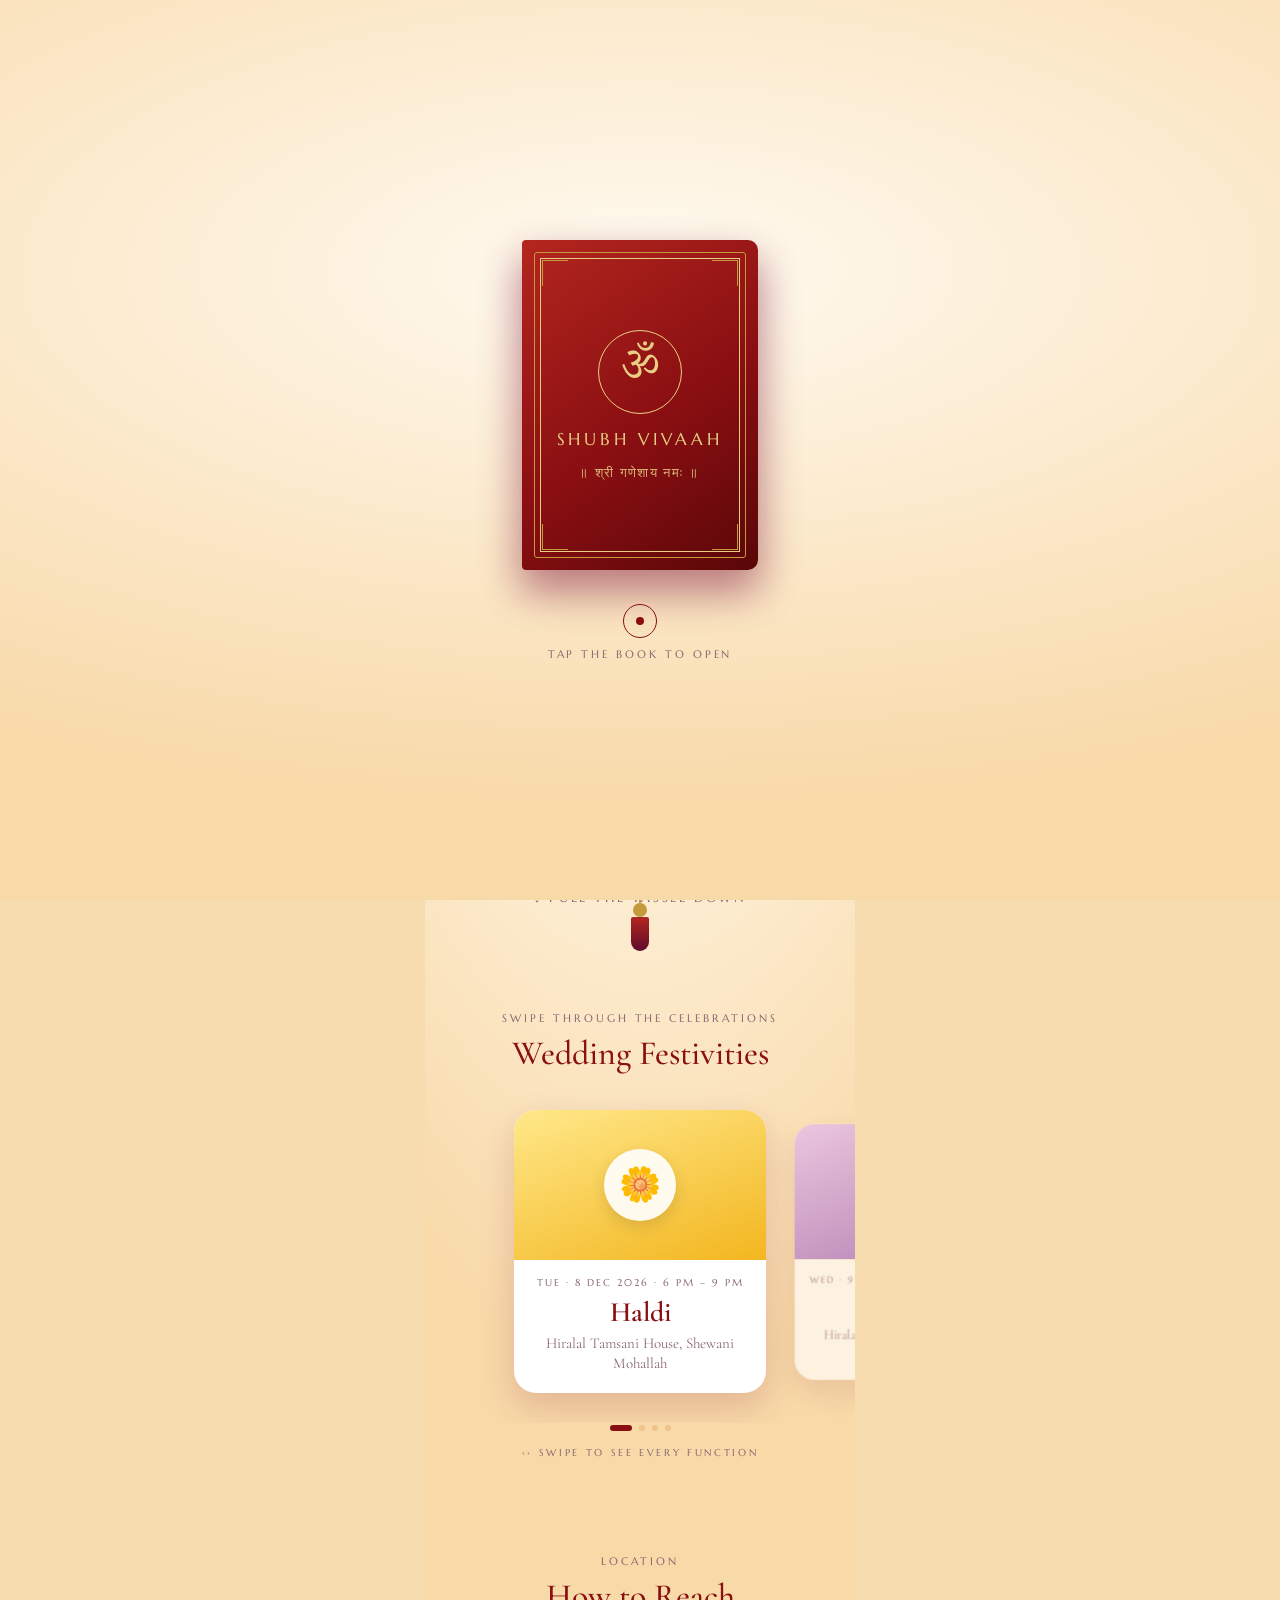
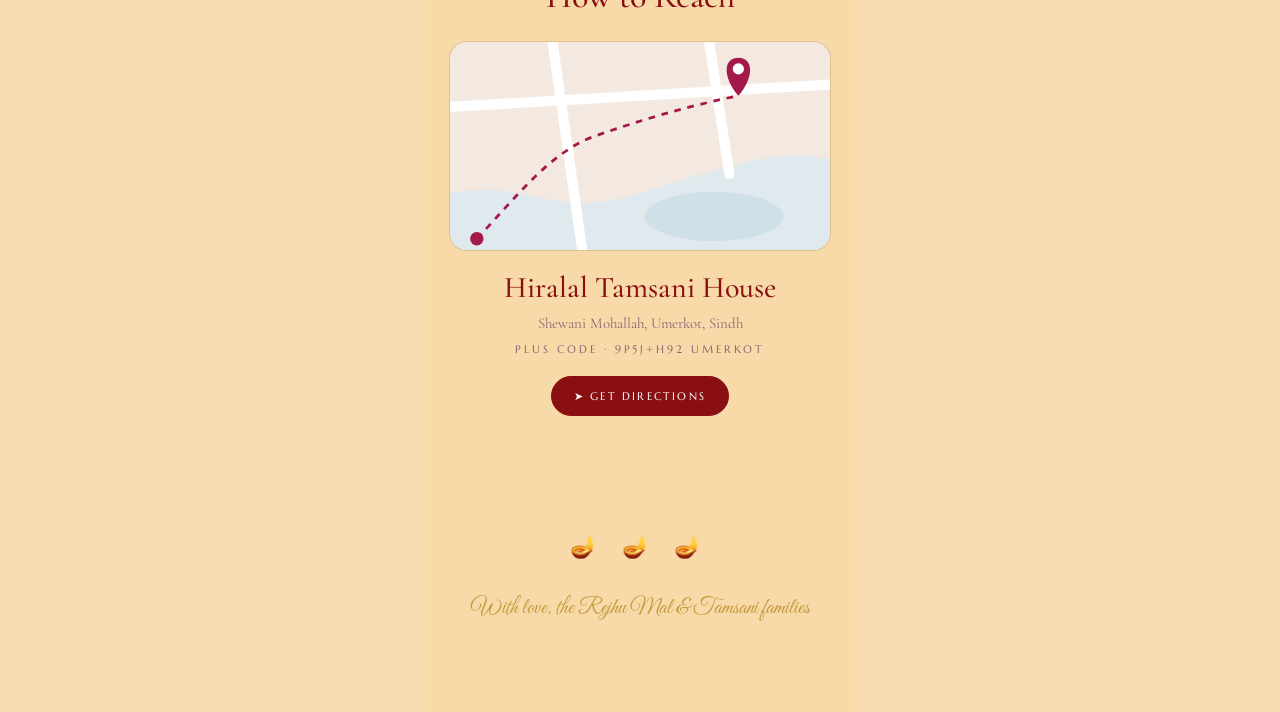
<file: public/assets/aistudio/Santosh_Weds_Rameela___Wedding_Invitation__3__e6a6b235.html>
<!DOCTYPE html>
<html lang="en">
<head>
<meta charset="utf-8">
<meta name="viewport" content="width=device-width, initial-scale=1">
<title>Santosh Weds Rameela – Wedding Invitation</title>
<link rel="preconnect" href="https://fonts.googleapis.com">
<link href="https://fonts.googleapis.com/css2?family=Cormorant+Garamond:ital,wght@0,400;0,500;0,600;1,400&family=Great+Vibes&family=Marcellus&family=Noto+Serif+Devanagari:wght@500;600&display=swap" rel="stylesheet">
<style>
:root{
  --blush:#fdefd6; --rose:#f2c38a; --wine:#8a0f12; --wine2:#b3261e;
  --gold:#c49a3c; --gold2:#e8cf84; --ink:#4a2433; --mute:#8a6674;
}
*{box-sizing:border-box;margin:0;padding:0;-webkit-tap-highlight-color:transparent}
html,body{background:#f6dcae}
body{font-family:'Cormorant Garamond',serif;color:var(--ink);display:flex;justify-content:center;min-height:100vh}
#app{position:relative;width:100%;max-width:430px;min-height:100vh;overflow-x:hidden;
  background:radial-gradient(120% 60% at 50% 0%,#fffaf0 0%,var(--blush) 60%,#f8d9a8 100%)}
.dev{font-family:'Noto Serif Devanagari',serif}
.cap{font-family:'Marcellus',serif;font-size:10.5px;letter-spacing:.28em;text-transform:uppercase;color:var(--mute)}
.script{font-family:'Great Vibes',cursive}
.gold{color:var(--gold)}
section{position:relative;padding:56px 24px;text-align:center}

/* petals */
#petals{position:fixed;inset:0;pointer-events:none;z-index:50;max-width:430px;margin:0 auto;overflow:hidden}
.petal{position:absolute;top:-30px;width:12px;height:16px;border-radius:70% 0 70% 0;
  background:linear-gradient(135deg,#ffc94d,#f08a12);opacity:.8;animation:fall linear infinite}
@keyframes fall{to{transform:translate3d(var(--dx),110vh,0) rotate(540deg)}}

/* ---------- COVER ---------- */
#cover{position:fixed;inset:0;z-index:100;display:flex;flex-direction:column;align-items:center;justify-content:center;
  background:radial-gradient(100% 60% at 50% 30%,#fffaf0,#f8d9a8);transition:opacity 1s ease .5s,visibility 0s 1.6s;gap:34px}
#cover.gone{opacity:0;visibility:hidden}
.book-wrap{perspective:1400px}
.book{position:relative;width:236px;height:330px;cursor:pointer;transform-style:preserve-3d;animation:float 3.2s ease-in-out infinite}
@keyframes float{50%{transform:translateY(-8px)}}
.book .inside,.book .front{position:absolute;inset:0;border-radius:4px 10px 10px 4px}
.book .inside{background:linear-gradient(#fff9f0,#f6e7cf);box-shadow:0 20px 40px rgba(125,18,56,.25)}
.book .front{background:linear-gradient(145deg,#b3261e,var(--wine) 55%,#5a0708);transform-origin:left center;
  transition:transform 1.3s cubic-bezier(.6,0,.2,1);box-shadow:0 20px 40px rgba(125,18,56,.35);backface-visibility:hidden}
.book.open{animation:none}
.book.open .front{transform:rotateY(-165deg)}
.frame{position:absolute;inset:12px;border:1.5px solid var(--gold);border-radius:3px}
.frame::before{content:"";position:absolute;inset:5px;border:.5px solid var(--gold2)}
.corner{position:absolute;width:26px;height:26px;border:1.5px solid var(--gold)}
.c1{top:20px;left:20px;border-right:0;border-bottom:0}.c2{top:20px;right:20px;border-left:0;border-bottom:0}
.c3{bottom:20px;left:20px;border-right:0;border-top:0}.c4{bottom:20px;right:20px;border-left:0;border-top:0}
.front .mid{position:absolute;inset:0;display:flex;flex-direction:column;align-items:center;justify-content:center;gap:14px;color:var(--gold2)}
.front .mid .t{font-family:'Marcellus',serif;letter-spacing:.22em;font-size:17px}
.front .mid .s{font-size:10px;letter-spacing:.3em;font-family:'Marcellus',serif;opacity:.85}
.emblem{width:84px;height:84px;border:1.5px solid var(--gold2);border-radius:50%;display:grid;place-items:center}
.tap{display:flex;flex-direction:column;align-items:center;gap:10px}
.tap i{width:34px;height:34px;border-radius:50%;border:1px solid var(--wine);display:grid;place-items:center;animation:pulse 1.8s infinite}
.tap i::after{content:"";width:8px;height:8px;border-radius:50%;background:var(--wine)}
@keyframes pulse{0%{box-shadow:0 0 0 0 rgba(125,18,56,.35)}100%{box-shadow:0 0 0 18px rgba(125,18,56,0)}}

/* toran + decor */
.toran{position:absolute;top:0;left:0;right:0;height:64px;pointer-events:none;z-index:5;display:flex;justify-content:space-around;overflow:hidden}
.toran::before{content:"";position:absolute;top:0;left:0;right:0;height:9px;background:repeating-linear-gradient(90deg,#f5a623 0 14px,#e8741a 14px 28px)}
.toran i{margin-top:9px;width:20px;height:40px;background:linear-gradient(#2f8f3a,#1d6b2a);border-radius:0 0 50% 50%/0 0 100% 100%;position:relative}
.toran i::after{content:"";position:absolute;bottom:-9px;left:50%;transform:translateX(-50%);width:11px;height:11px;border-radius:50%;background:#f5a623}
.shloka{color:var(--wine);font-size:17px;margin:34px 0 6px;letter-spacing:.04em}
.om{font-size:34px;color:var(--wine);line-height:1}
.diya-row{font-size:22px;letter-spacing:10px;margin-top:6px}
/* ---------- HERO ---------- */
#hero{padding:40px 20px 30px}
.arch{position:relative;margin:0 auto;border-radius:200px 200px 16px 16px;padding:54px 22px 40px;
  background:linear-gradient(180deg,rgba(255,255,255,.85),rgba(255,255,255,.45));
  border:1px solid rgba(196,154,60,.45);box-shadow:0 18px 50px rgba(163,25,74,.12),inset 0 0 0 6px rgba(255,255,255,.5);overflow:hidden}
.arch::before{content:"";position:absolute;inset:0;background:
  radial-gradient(circle at 20% 8%,rgba(255,170,60,.35),transparent 28%),
  radial-gradient(circle at 82% 12%,rgba(255,170,60,.3),transparent 26%);pointer-events:none}
.logo{width:62px;height:62px;border-radius:50%;margin:0 auto 18px;background:#fff;border:1px solid var(--gold);display:grid;place-items:center}
.name{font-family:'Cormorant Garamond',serif;font-weight:500;font-size:50px;line-height:1.05;color:var(--wine)}
.small{font-size:15px;color:var(--mute);line-height:1.5;margin-top:4px}
.amp{font-size:40px;margin:14px 0}
.invite{font-style:italic;font-size:16.5px;color:var(--mute);margin-top:26px;line-height:1.5}
.fade-in{opacity:0;transform:translateY(18px);transition:opacity 1s ease,transform 1s ease}
.fade-in.show{opacity:1;transform:none}

/* ---------- SAVE THE DATE (pull to reveal) ---------- */
.sd{padding-top:30px}
.sd h2,.sec-title{font-family:'Cormorant Garamond',serif;font-weight:500;font-size:34px;color:var(--wine);margin-top:8px}
.scroll-zone{position:relative;margin:26px auto 0;width:100%;max-width:320px}
.rod{position:relative;z-index:3;height:16px;border-radius:10px;touch-action:none;cursor:grab;
  background:linear-gradient(#f5e2a0,#c49a3c 55%,#9c7621);box-shadow:0 4px 10px rgba(0,0,0,.2)}
.rod::before,.rod::after{content:"";position:absolute;top:-3px;width:14px;height:22px;border-radius:8px;background:linear-gradient(#f5e2a0,#a77f26)}
.rod::before{left:-6px}.rod::after{right:-6px}
.tassel{position:absolute;left:50%;top:14px;transform:translateX(-50%);display:flex;flex-direction:column;align-items:center;pointer-events:none;z-index:2;
  transform-origin:top center;animation:sway 3s ease-in-out infinite}
@keyframes sway{50%{transform:translateX(-50%) rotate(4deg)}}
.tassel .cord{width:2px;height:30px;background:var(--gold)}
.tassel .bead{width:14px;height:14px;border-radius:50%;background:var(--gold)}
.tassel .fringe{width:18px;height:34px;background:linear-gradient(var(--wine2),#5e0b2a);border-radius:2px 2px 9px 9px}
.reveal{overflow:hidden;height:0;position:relative;margin-top:-8px;padding-top:8px}
.reveal-in{background:#fffaf6;border:1px solid rgba(196,154,60,.5);border-top:0;padding:30px 16px 26px;min-height:430px}
.hint{margin-top:14px;font-size:13px;color:var(--mute);letter-spacing:.2em;font-family:'Marcellus',serif;text-transform:uppercase}
.bigdate{font-size:78px;line-height:1;color:var(--wine);font-weight:500}
.month{font-style:italic;font-size:30px;color:var(--wine2)}
.cd{display:grid;grid-template-columns:repeat(4,1fr);gap:8px;margin:22px 0 18px}
.cd div{background:#fff;border:1px solid rgba(196,154,60,.55);border-radius:12px;padding:10px 0 8px}
.cd b{display:block;font-size:30px;line-height:1;font-weight:600;color:var(--wine);font-variant-numeric:tabular-nums}
.cd span{display:block;margin-top:6px;font-family:'Marcellus',serif;font-size:8.5px;letter-spacing:.14em;color:var(--mute)}
.btn{display:inline-block;text-decoration:none;cursor:pointer;font-family:'Marcellus',serif;font-size:11px;letter-spacing:.2em;text-transform:uppercase;
  color:var(--wine);border:1px solid var(--wine);padding:12px 22px;border-radius:30px;background:transparent;transition:.25s}
.btn:hover,.btn.solid{background:var(--wine);color:#fff}
.btn.solid:hover{background:var(--wine2)}

/* ---------- FESTIVITIES ---------- */
.fest{padding:50px 0 40px}
.track{display:flex;gap:16px;overflow-x:auto;scroll-snap-type:x mandatory;padding:30px calc(50% - 126px) 30px;scrollbar-width:none;margin-top:6px}
.track::-webkit-scrollbar{display:none}
.card{flex:0 0 252px;scroll-snap-align:center;border-radius:22px;overflow:hidden;background:#fff;text-align:center;
  box-shadow:0 14px 34px rgba(125,18,56,.18);transition:transform .35s,opacity .35s;transform:scale(.9);opacity:.65}
.card.active{transform:scale(1);opacity:1}
.card .top{height:150px;display:grid;place-items:center;position:relative}
.card .ico{width:72px;height:72px;border-radius:50%;background:rgba(255,255,255,.9);display:grid;place-items:center;font-size:34px;box-shadow:0 6px 16px rgba(0,0,0,.12)}
.card .body{padding:16px 16px 20px}
.card .when{font-family:'Marcellus',serif;font-size:10px;letter-spacing:.2em;color:var(--mute)}
.card h3{font-size:28px;font-weight:600;color:var(--wine);margin:6px 0 4px}
.card p{font-size:15px;color:var(--mute);line-height:1.35}
.dress{margin:14px auto 0;display:flex;align-items:center;gap:10px;background:#fff4e0;border-radius:12px;padding:8px 12px;text-align:left}
.dress i{width:26px;height:26px;border-radius:7px;flex:none}
.dress small{display:block;font-family:'Marcellus',serif;font-size:8.5px;letter-spacing:.2em;color:var(--mute)}
.dress span{font-size:14.5px}
.dots{display:flex;justify-content:center;gap:7px;margin-top:2px}
.dots i{width:6px;height:6px;border-radius:50%;background:var(--rose);transition:.3s}
.dots i.on{width:22px;border-radius:4px;background:var(--wine)}

/* ---------- STORY ---------- */
.photo-arch{display:block;position:relative;width:230px;height:300px;margin:26px auto 22px;border-radius:115px 115px 14px 14px;overflow:hidden;cursor:pointer;
  border:1px solid var(--gold);padding:6px;background:#fff;box-shadow:0 16px 40px rgba(163,25,74,.18)}
.photo-arch .ph{width:100%;height:100%;border-radius:109px 109px 8px 8px;background:center/cover no-repeat,linear-gradient(160deg,#ffd27a,#f08a12 60%,#b3261e);
  display:flex;flex-direction:column;align-items:center;justify-content:center;gap:8px;color:#fff;font-family:'Marcellus',serif;font-size:10px;letter-spacing:.2em}
.story-text{font-size:18px;line-height:1.55;color:var(--ink);max-width:320px;margin:0 auto}
.story-text em{color:var(--wine2)}

/* ---------- MAP ---------- */
.map{position:relative;margin:24px auto 18px;height:210px;border-radius:18px;overflow:hidden;border:1px solid rgba(196,154,60,.5);background:#f4e9e0}
.venue{font-size:30px;color:var(--wine);margin-top:6px;font-weight:500}

/* ---------- RSVP ---------- */
.rsvp{padding-bottom:90px}
.field{width:100%;margin-top:12px;padding:14px 16px;border-radius:12px;border:1px solid rgba(196,154,60,.55);background:rgba(255,255,255,.75);
  font-family:'Cormorant Garamond',serif;font-size:18px;color:var(--ink);outline:none}
.field:focus{border-color:var(--wine)}
.choice{display:flex;gap:10px;margin:12px 0 18px}
.choice button{flex:1;padding:12px 6px;border-radius:12px;border:1px solid rgba(196,154,60,.55);background:rgba(255,255,255,.7);
  font-family:'Cormorant Garamond',serif;font-size:17px;color:var(--ink);cursor:pointer;transition:.2s}
.choice button.on{background:var(--wine);color:#fff;border-color:var(--wine)}
.foot{margin-top:34px;font-size:22px}
.corner-fl{position:absolute;top:0;font-size:46px;opacity:.55;pointer-events:none}
#music{position:fixed;top:14px;right:calc(50% - 215px + 14px);z-index:120;width:40px;height:40px;border-radius:50%;border:1px solid var(--gold);
  background:rgba(255,250,240,.92);color:var(--wine);font-size:18px;cursor:pointer;display:none;place-items:center;box-shadow:0 4px 12px rgba(0,0,0,.15)}
#music.show{display:grid}
@media(max-width:430px){#music{right:14px}}
</style>
</head>
<body>
<button id="music" aria-label="Toggle music">♪</button>
<audio id="song" loop preload="auto" src="[data-uri]"></audio>
<div id="app">
  <div id="petals"></div>

  <!-- COVER -->
  <div id="cover">
    <div class="book-wrap">
      <div class="book" id="book">
        <div class="inside"></div>
        <div class="front">
          <div class="frame"></div>
          <i class="corner c1"></i><i class="corner c2"></i><i class="corner c3"></i><i class="corner c4"></i>
          <div class="mid">
            <div class="emblem"><span class="dev" style="font-size:44px;color:#e8cf84">ॐ</span></div>
            <div class="t" data-bind="coverTitle">SHUBH VIVAAH</div>
            <div class="s dev" style="letter-spacing:.1em;font-size:13px">॥ श्री गणेशाय नमः ॥</div>
          </div>
        </div>
      </div>
    </div>
    <div class="tap"><i></i><span class="cap">Tap the book to open</span></div>
  </div>

  <!-- HERO -->
  <section id="hero">
    <div class="toran"><i></i><i></i><i></i><i></i><i></i><i></i><i></i><i></i></div>
    <div class="shloka dev">॥ श्री गणेशाय नमः ॥</div>
    <div class="arch fade-in">
      <div class="logo"><span class="om dev">ॐ</span></div>
      <div class="cap">With the blessings of the Almighty &amp; their families</div>
      <div style="margin-top:22px">
        <div class="name" data-bind="groom">Santosh</div>
        <div class="cap" style="margin-top:8px">Son of</div>
        <div class="small" data-bind="groomParents">Mr. Rajesh Sharma &amp; Mrs. Sunita Sharma</div>
      </div>
      <div class="script gold amp">&amp;</div><div class="diya-row">🪔</div>
      <div>
        <div class="name" data-bind="bride">Rameela</div>
        <div class="cap" style="margin-top:8px">Daughter of</div>
        <div class="small" data-bind="brideParents">Mr. Vikram Mehta &amp; Mrs. Kavita Mehta</div>
      </div>
      <p class="invite">request the honour of your presence<br>to bless the auspicious wedding</p>
    </div>
  </section>

  <!-- SAVE THE DATE -->
  <section class="sd">
    <div class="cap">Save the date</div>
    <h2>Pull to Reveal</h2>
    <div class="scroll-zone">
      <div class="rod" id="rod"></div>
      <div class="tassel" id="tassel"><div class="cord"></div><div class="bead"></div><div class="fringe"></div></div>
      <div class="reveal" id="reveal">
        <div class="reveal-in">
          <div class="bigdate" id="bd">12</div>
          <div class="month" id="bm">February</div>
          <div class="cap" id="by" style="margin-top:6px">2027</div>
          <p class="small" style="margin-top:14px" id="bt">Pheras at 10:30 pm · Hiralal Tamsani House</p>
          <p class="small" style="margin-top:12px;font-style:italic" id="bs">See you on Friday, 12 February 2027</p>
          <div class="cap" style="margin-top:18px">Time left until the wedding</div>
          <div class="cd" id="cd">
            <div><b id="cdD">0</b><span>DAYS</span></div><div><b id="cdH">0</b><span>HOURS</span></div>
            <div><b id="cdM">0</b><span>MINUTES</span></div><div><b id="cdS">0</b><span>SECONDS</span></div>
          </div>
          <a class="btn" id="calBtn" href="#" target="_blank" rel="noopener">＋ Add to calendar</a>
        </div>
      </div>
    </div>
    <div class="hint" id="hint">↓ Pull the tassel down</div>
  </section>

  <!-- FESTIVITIES -->
  <section class="fest">
    <div class="cap">Swipe through the celebrations</div>
    <h2 class="sec-title">Wedding Festivities</h2>
    <div class="track" id="track"></div>
    <div class="dots" id="dots"></div>
    <div class="cap" style="margin-top:16px;font-size:9.5px">‹› Swipe to see every function</div>
  </section>

  <!-- MAP -->
  <section>
    <div class="cap">Location</div>
    <h2 class="sec-title">How to Reach</h2>
    <div class="map">
      <svg viewBox="0 0 340 210" width="100%" height="100%" preserveAspectRatio="xMidYMid slice">
        <rect width="340" height="210" fill="#f4e9e0"/>
        <path d="M-10 150 C60 130 90 170 160 150 S300 100 350 120 L350 220 L-10 220Z" fill="#dfe9ee"/>
        <ellipse cx="236" cy="168" rx="62" ry="22" fill="#cfe0e8"/>
        <g stroke="#fff" stroke-width="9" fill="none" stroke-linecap="round"><path d="M0 70 L340 50"/><path d="M90 0 L120 210"/><path d="M230 0 L250 130"/></g>
        <path d="M24 188 C60 150 90 110 130 96 S210 70 258 60" stroke="#a3194a" stroke-width="2.5" fill="none" stroke-dasharray="6 6"/>
        <circle cx="24" cy="188" r="6" fill="#a3194a"/>
        <g transform="translate(258 60)"><path d="M0 0 C-14 -16 -14 -34 0 -34 C14 -34 14 -16 0 0Z" fill="#a3194a"/><circle cy="-24" r="5" fill="#fff"/></g>
      </svg>
    </div>
    <div class="venue" data-bind="venue">Hiralal Tamsani House</div>
    <p class="small" style="margin-top:6px" data-bind="address">Shewani Mohallah, Umerkot, Sindh</p><p class="cap" style="margin-top:8px">Plus code · 9P5J+H92 Umerkot</p>
    <div style="margin-top:20px"><a class="btn solid" id="mapBtn" href="#" target="_blank" rel="noopener">➤ Get directions</a></div>
  </section>

  <section style="padding-bottom:90px">
    <div class="diya-row">🪔 🪔 🪔</div>
    <div class="script gold foot" data-bind="closing">With love</div>
  </section>
</div>

<script>
/* ===== EDIT YOUR DETAILS HERE ===== */
const C = {
  coverTitle: "SHUBH VIVAAH",
  groom: "Santosh", groomParents: "Mr. Rejhu Mal",
  bride: "Rameela", brideParents: "Mr. Hiralal Tamsani",
  dateISO: "2026-12-11T22:00:00+05:00",       // wedding night: 11 Dec 2026, 10 pm to 4 am
  dateLine: "Wedding · 10 pm to 4 am · Hiralal Tamsani House",
  venue: "Hiralal Tamsani House", address: "Shewani Mohallah, Umerkot, Sindh", plus: "9P5J+H92 Umerkot",
  story: "Two families, one <em>beautiful beginning</em>. We would be honoured to have your blessings and your presence as we start our journey together.",
  closing: "With love, the Rejhu Mal & Tamsani families",
  whatsapp: "",                                // host number with country code, e.g. 923001234567
  events: [
    {icon:"🌼", name:"Haldi",   when:"TUE · 8 DEC 2026 · 6 PM – 9 PM",     place:"Hiralal Tamsani House, Shewani Mohallah", dress:"Yellow & white",  swatch:"#f4c542", bg:"linear-gradient(160deg,#ffe88a,#f3b61f)"},
    {icon:"🥁", name:"Sangeet", when:"WED · 9 DEC 2026 · 7 PM – 10 PM",    place:"Hiralal Tamsani House, Shewani Mohallah", dress:"Colourful & festive", swatch:"#7b3fa0", bg:"linear-gradient(160deg,#e3b9f5,#8d4fb8)"},
    {icon:"🌿", name:"Mehndi",  when:"THU · 10 DEC 2026 · 8 PM – 6 AM",    place:"Hiralal Tamsani House, Shewani Mohallah", dress:"Green & pastels", swatch:"#6f9a4d", bg:"linear-gradient(160deg,#cfe8b0,#8cbf6a)"},
    {icon:"🔥", name:"Wedding", when:"FRI · 11 DEC 2026 · 10 PM – 4 AM",   place:"Hiralal Tamsani House, Shewani Mohallah", dress:"Traditional red & gold", swatch:"#b3261e", bg:"linear-gradient(160deg,#ffb36b,#b3261e)"}
  ]
};
/* ================================== */

const $=s=>document.querySelector(s), D=new Date(C.dateISO);
const MON=["January","February","March","April","May","June","July","August","September","October","November","December"];
const DAY=["Sunday","Monday","Tuesday","Wednesday","Thursday","Friday","Saturday"];
document.querySelectorAll('[data-bind]').forEach(el=>{const v=C[el.dataset.bind]; if(el.dataset.bind==='story') el.innerHTML=v; else el.textContent=v;});
document.title=`${C.groom} Weds ${C.bride} – Wedding Invitation`;
$('#bd').textContent=D.getDate(); $('#bm').textContent=MON[D.getMonth()]; $('#by').textContent=D.getFullYear();
$('#bt').textContent=C.dateLine; $('#bs').textContent=`See you on ${DAY[D.getDay()]}, ${D.getDate()} ${MON[D.getMonth()]} ${D.getFullYear()}`;

/* petals */
const pw=$('#petals');
for(let i=0;i<16;i++){const p=document.createElement('i');p.className='petal';
  p.style.left=Math.random()*100+'%';p.style.setProperty('--dx',(Math.random()*120-60)+'px');
  p.style.animationDuration=(9+Math.random()*9)+'s';p.style.animationDelay=(-Math.random()*14)+'s';
  p.style.transform=`scale(${.6+Math.random()*.8})`;pw.appendChild(p);}

/* cover */
const song=$('#song'),mb=$('#music');
function setM(on){mb.textContent=on?'♪':'✕';mb.style.opacity=on?1:.7}
mb.addEventListener('click',()=>{try{if(song.paused){song.play();setM(true)}else{song.pause();setM(false)}}catch(e){}});
$('#cover').addEventListener('click',()=>{
  try{song.volume=.8;song.play().then(()=>setM(true)).catch(()=>setM(false))}catch(e){}
  mb.classList.add('show');
  $('#book').classList.add('open');
  setTimeout(()=>{$('#cover').classList.add('gone');document.querySelector('.arch').classList.add('show');},1200);
});
const io=new IntersectionObserver(es=>es.forEach(e=>{if(e.isIntersecting)e.target.classList.add('show')}),{threshold:.2});
document.querySelectorAll('.fade-in').forEach(el=>io.observe(el));

/* pull to reveal */
const rod=$('#rod'),rev=$('#reveal'),tas=$('#tassel'),MAXH=460;let open=false,drag=false,y0=0,h0=0;
function setH(h){h=Math.max(0,Math.min(MAXH,h));rev.style.height=h+'px';tas.style.opacity=h>10?0:1;return h}
function snap(to){rev.style.transition='height .6s cubic-bezier(.3,1.2,.4,1)';setH(to);open=to>0;setTimeout(()=>rev.style.transition='',650);
  $('#hint').textContent=open?'↑ Pull up to close':'↓ Pull the tassel down'}
const start=e=>{drag=true;y0=e.clientY;h0=parseFloat(rev.style.height)||0;rod.setPointerCapture(e.pointerId);rod.style.cursor='grabbing'};
rod.addEventListener('pointerdown',start);
rod.addEventListener('pointermove',e=>{if(drag)setH(h0+(e.clientY-y0))});
const end=()=>{if(!drag)return;drag=false;rod.style.cursor='grab';snap((parseFloat(rev.style.height)||0)>MAXH*.35?MAXH:0)};
rod.addEventListener('pointerup',end);rod.addEventListener('pointercancel',end);
rod.addEventListener('click',()=>{if(!open&&(parseFloat(rev.style.height)||0)<5)snap(MAXH)});
tas.style.pointerEvents='auto';tas.style.cursor='pointer';tas.addEventListener('click',()=>snap(open?0:MAXH));

/* countdown */
function tick(){let s=Math.max(0,Math.floor((D-Date.now())/1000));
  $('#cdD').textContent=Math.floor(s/86400);$('#cdH').textContent=Math.floor(s%86400/3600);
  $('#cdM').textContent=Math.floor(s%3600/60);$('#cdS').textContent=s%60}
tick();setInterval(tick,1000);

/* calendar + maps */
const f=d=>d.toISOString().replace(/[-:]|\.\d{3}/g,'');
$('#calBtn').href='https://calendar.google.com/calendar/render?action=TEMPLATE&text='+encodeURIComponent(`${C.groom} weds ${C.bride}`)+
  '&dates='+f(D)+'/'+f(new Date(+D+6*36e5))+'&location='+encodeURIComponent(C.plus+' '+C.venue+', '+C.address);
$('#mapBtn').href='https://www.google.com/maps/search/?api=1&query='+encodeURIComponent(C.plus);

/* festivities */
const track=$('#track'),dots=$('#dots');
C.events.forEach((e,i)=>{
  track.insertAdjacentHTML('beforeend',`<div class="card${i?'':' active'}"><div class="top" style="background:${e.bg}"><div class="ico">${e.icon}</div></div>
  <div class="body"><div class="when">${e.when}</div><h3>${e.name}</h3><p>${e.place}</p></div></div>`);
  dots.insertAdjacentHTML('beforeend',`<i class="${i?'':'on'}"></i>`);
});
const cards=[...track.children],dd=[...dots.children];
function upd(){const mid=track.scrollLeft+track.clientWidth/2;let b=0,bd=1e9;
  cards.forEach((c,i)=>{const d=Math.abs(c.offsetLeft+c.offsetWidth/2-mid);if(d<bd){bd=d;b=i}});
  cards.forEach((c,i)=>c.classList.toggle('active',i===b));dd.forEach((d,i)=>d.classList.toggle('on',i===b))}
track.addEventListener('scroll',()=>requestAnimationFrame(upd));

</script>
</body>
</html>
</file>
